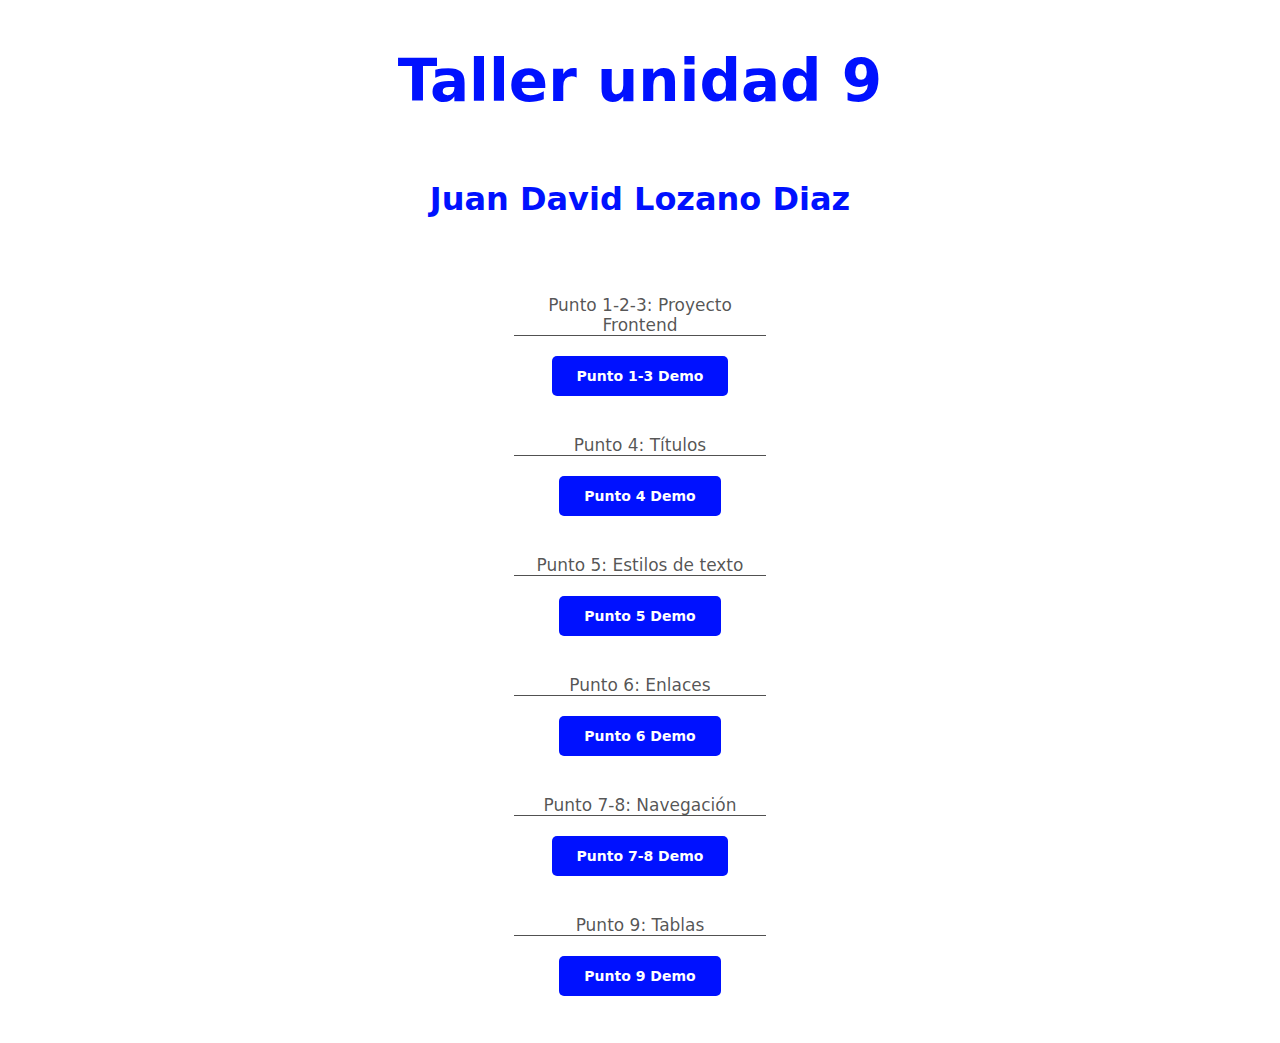
<file: index.html>
<!DOCTYPE html>
<html lang="en">

<head>
  <meta charset="UTF-8">
  <meta http-equiv="X-UA-Compatible" content="IE=edge">
  <meta name="viewport" content="width=device-width, initial-scale=1.0">
  <title>Taller 9 Menú</title>
  <link rel="stylesheet" href="./styles/styles.css">
</head>

<body>
  <div>
    <h1> Taller unidad 9</h1>
    <h2>Juan David Lozano Diaz</h2>
    <nav>
      <ul>
        <li>
          <p>
            Punto 1-2-3: Proyecto Frontend
          </p>
          <a href="./punto-1-3/index.html">
            Punto 1-3 Demo
          </a>
        </li>
        <li>
          <p>
            Punto 4: Títulos
          </p>
          <a href="./punto-4/index-4.html">
            Punto 4 Demo
          </a>
        </li>
        <li>
          <p>
            Punto 5: Estilos de texto
          </p>
          <a href="./punto-5/index-5.html">
            Punto 5 Demo
          </a>
        </li>
        <li>
          <p>
            Punto 6: Enlaces
          </p>
          <a href="./punto-6/index-6.html">
            Punto 6 Demo
          </a>
        </li>
        <li>
          <p>
            Punto 7-8: Navegación
          </p>
          <a href="./punto-7-8/index-7-8.html">
            Punto 7-8 Demo
          </a>
        </li>
        <li>
          <p>
            Punto 9: Tablas
          </p>
          <a href="./punto-9/index-9.html">
            Punto 9 Demo
          </a>
        </li>
      </ul>
    </nav>
  </div>
</body>

</html>
</file>
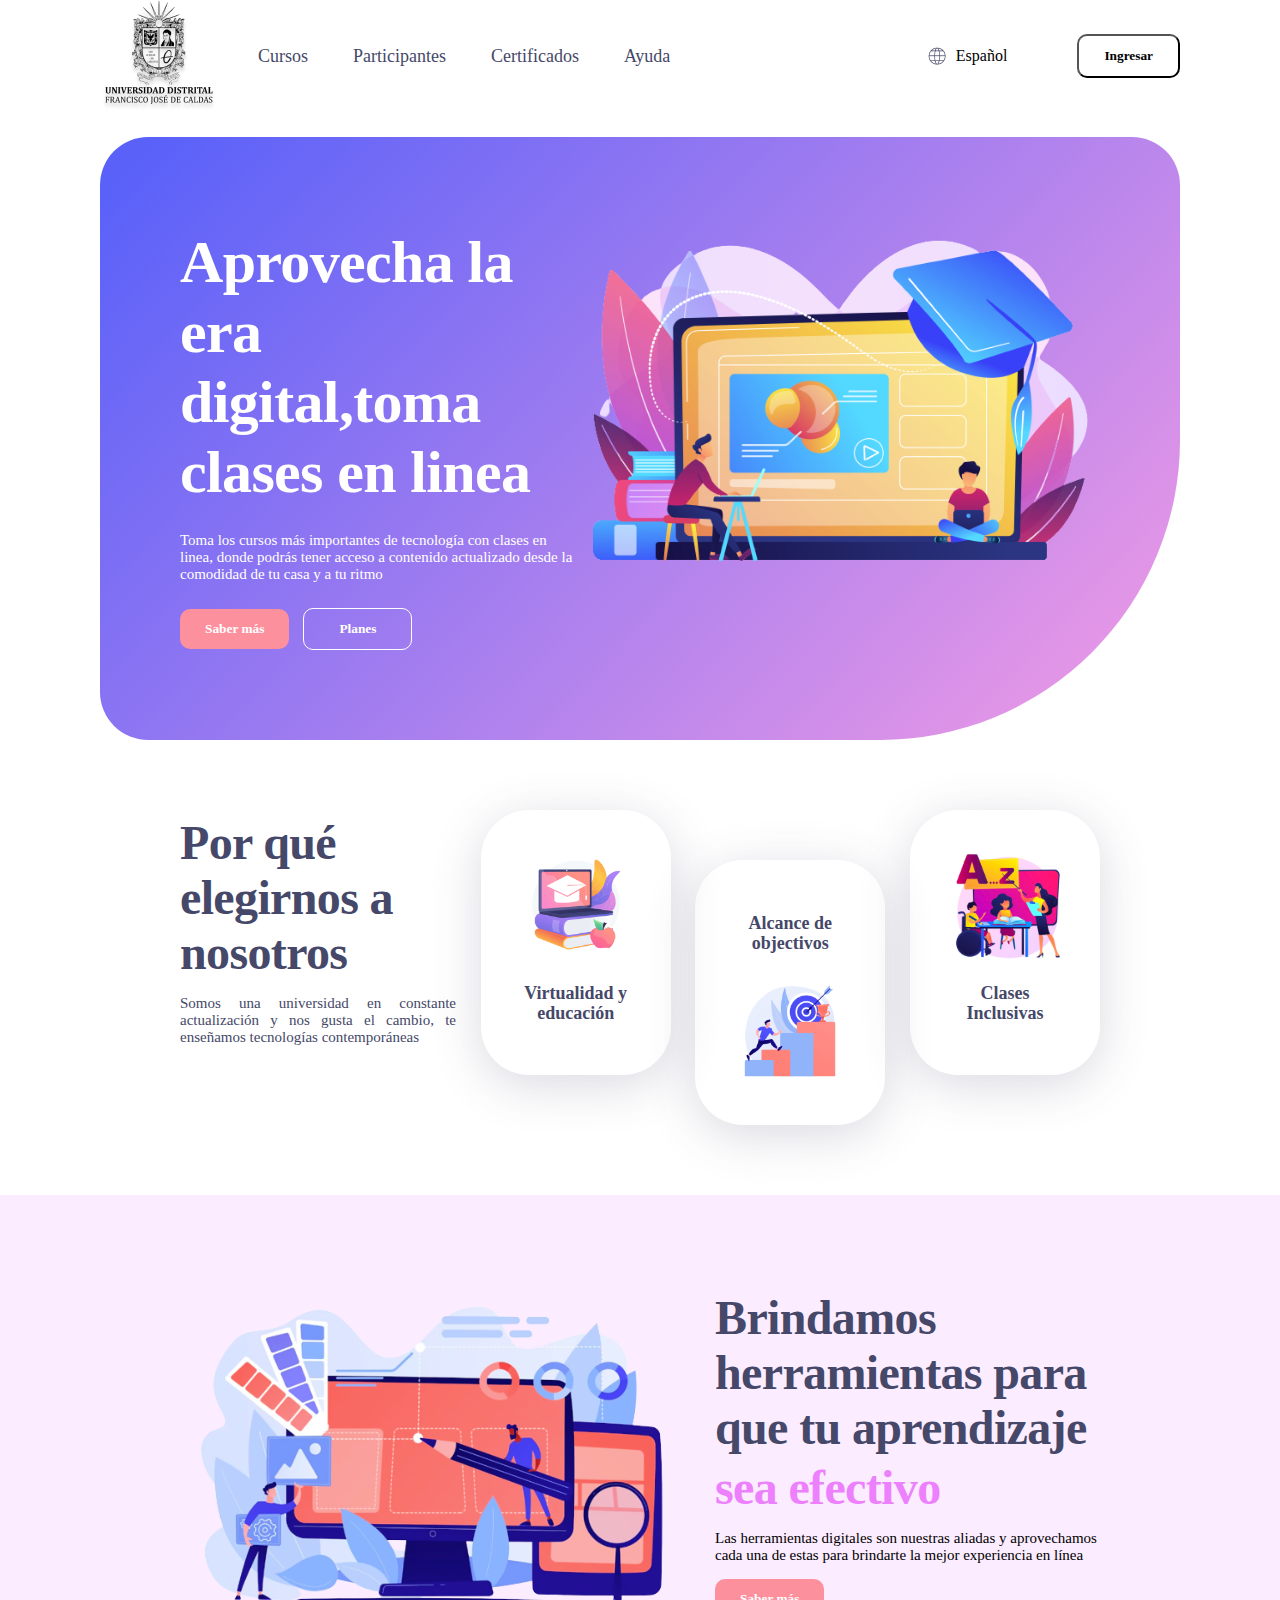
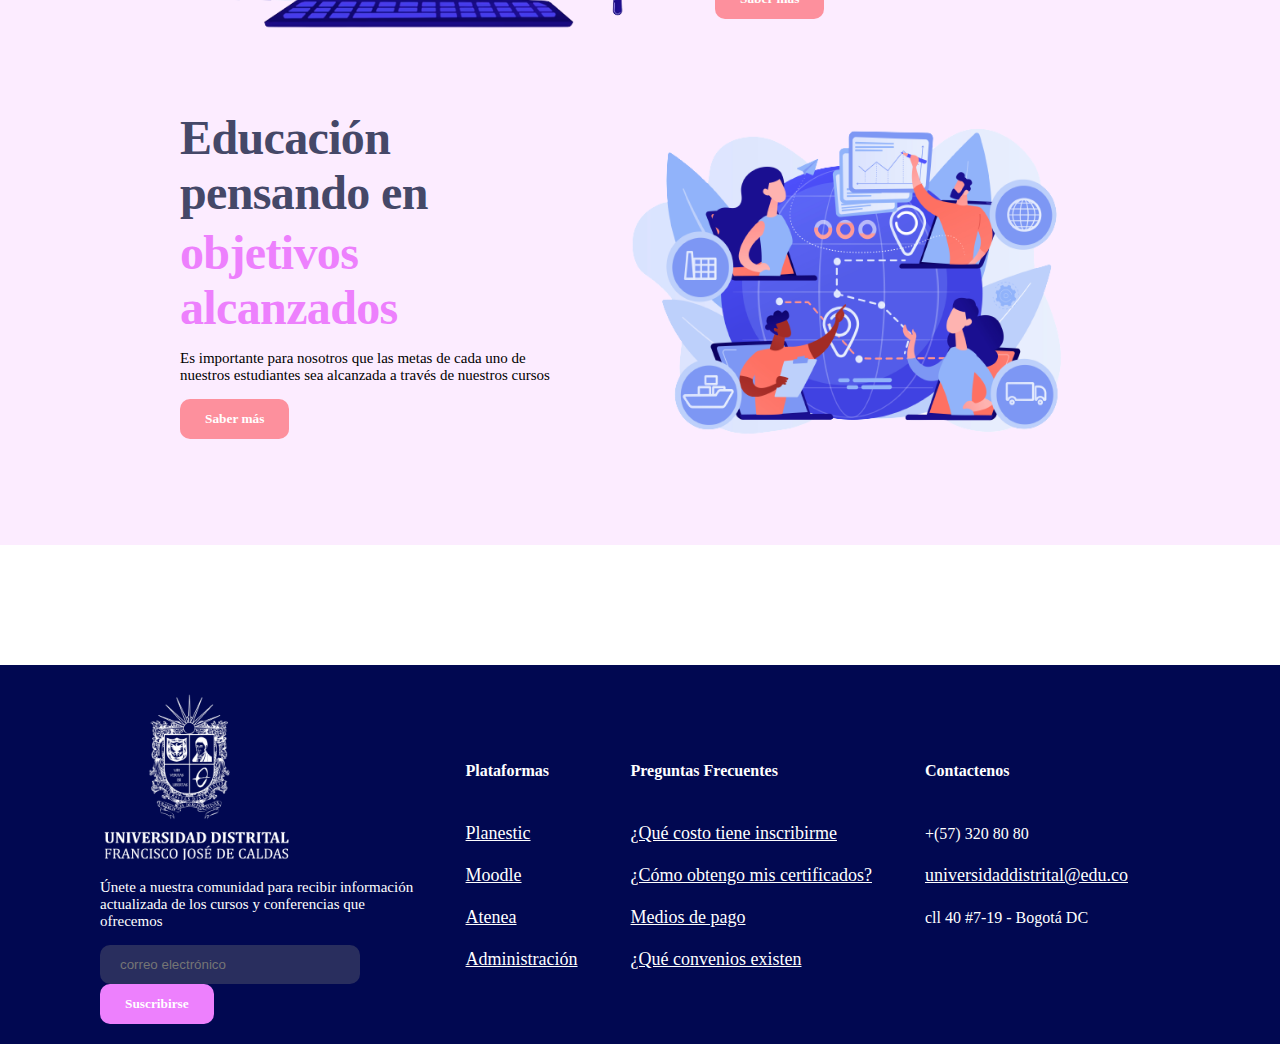
<file: punto-1-3/index.html>
<!DOCTYPE html>
<html lang="en">

<head>
    <meta charset="UTF-8">
    <meta name="viewport" content="width=device-width, initial-scale=1.0">
    <title>UD Atenea Cursos</title> 
    <link rel="stylesheet" href="https://indestructibletype.com/fonts/Jost.css">
    <link rel="stylesheet" href="./styles/global-styles.css">
    <link rel="stylesheet" href="./styles/header-styles.css">
    <link rel="stylesheet" href="./styles/banner-styles.css">
    <link rel="stylesheet" href="./styles/section-1-styles.css">
    <link rel="stylesheet" href="./styles/section-2-styles.css">
    <link rel="stylesheet" href="./styles/footer-styles.css">
</head>

<body>
    <header>
        <div class="header__navigation">
            <img src="./public/images/header-logo.png" alt="main-logo">
            <nav>
                <ul>
                    <li><a href="#banner">Cursos</a></li>
                    <li><a href="#section-1">Participantes</a></li>
                    <li><a href="#section-2">Certificados</a></li>
                    <li><a href="#footer">Ayuda</a></li>
                </ul>
            </nav>
        </div>
        <div class="header__settings">
            <div>
                <img src="./public/images/header-world.png" alt="">
                <span>Español</span>
            </div>
            <button>Ingresar</button>
        </div>
    </header>
    <main>
        <section id="banner">
            <div>
                <div>
                    <h1>Aprovecha la era digital,toma clases en linea</h1>
                    <p>
                        Toma los cursos más importantes de tecnología con clases en linea, donde podrás tener acceso a
                        contenido actualizado desde la comodidad de tu casa y a tu ritmo
                    </p>
                </div>
                <div>
                    <button class="button--orange">Saber más</button>
                    <button class="button--white">Planes</button>
                </div>
            </div>
            <img src="./public/images/banner-online.png" alt="online-education" width="550px" height="350px">
        </section>
        <section id="section-1">
            <div class="section-1__info">
                <h2>Por qué elegirnos a nosotros</h2>
                <p>
                    Somos una universidad en constante actualización y 
                    nos gusta el cambio, te enseñamos tecnologías contemporáneas
                </p>
            </div>
            <div class="section-1__card">
                <img src="./public/images/section1-education.png" alt="education" width="120px" height="120px">
                <h3>Virtualidad y educación</h3>
            </div>
            <div class="section-1__card section-1__card-down">
                <h3>Alcance de objectivos</h3>
                <img src="./public/images/section1-goals.png" alt="goals" width="120px" height="120px">
            </div>
            <div class="section-1__card">
                <img src="./public/images/section1-teach.png" alt="teach" width="120px" height="120px">
                <h3>Clases Inclusivas</h3>
            </div>
        </section>
        <section id="section-2">
            <div class="section-2__info">
                <img src="./public/images/section2-tools.png" alt="tools" width="500px" height="350px">
                <div>
                    <h2>Brindamos herramientas para que tu aprendizaje</h2>
                    <h2 class="section-2__sub-pink">sea efectivo</h2>
                    <p>
                        Las herramientas digitales son nuestras aliadas y 
                        aprovechamos cada una de estas para brindarte la 
                        mejor experiencia en línea
                    </p>
                    <button class="button--orange">Saber más</button>
                </div>
            </div>
            <div class="section-2__info">
            <div>
                <h2>Educación pensando en</h2>
                <h2 class="section-2__sub-pink">objetivos alcanzados</h2>
                <p>
                    Es importante para nosotros que las metas de cada uno de 
                    nuestros estudiantes sea alcanzada a través de nuestros cursos
                </p>
                <button class="button--orange">Saber más</button>
            </div>
                <img src="./public/images/section2-goals.png" alt="goals" width="500px" height="350px">
            </div>
        </section>
    </main>
    <footer id="footer">
        <div class="footer__info">
            <img src="./public/images/footer-logo.png" alt="footer-logo" width="200px" height="175px">
            <div>
                <p>
                    Únete a nuestra comunidad para recibir información 
                    actualizada de los cursos y conferencias que ofrecemos
                </p>
                <form method="post">
                    <input id="email" type="email" name="user_name" placeholder="correo electrónico">
                    <button class="button--pink">Suscribirse</button>
                </form>
            </div>
        </div>
        <div>
            <table>
                <tr>
                    <th>Plataformas</th>
                    <th>Preguntas Frecuentes</th>
                    <th>Contactenos</th>
                </tr>
                <tr>
                    <td><a href="">Planestic</a></td>
                    <td><a href="">¿Qué costo tiene inscribirme</a></td>
                    <td>+(57) 320 80 80</td>
                </tr>
                <tr>
                    <td><a href="">Moodle</a></td>
                    <td><a href="">¿Cómo obtengo mis certificados?</a></td>
                    <td><a href="">universidaddistrital@edu.co</a></td>
                </tr>
                <tr>
                    <td><a href="">Atenea</a></td>
                    <td><a href="">Medios de pago</a></td>
                    <td>cll 40 #7-19 - Bogotá DC</td>
                </tr>
                <tr>
                    <td><a href="">Administración</a></td>
                    <td><a href="">¿Qué convenios existen</a></td>
                </tr>
            </table>
        </div>
    </footer>
</body>

</html>
</file>
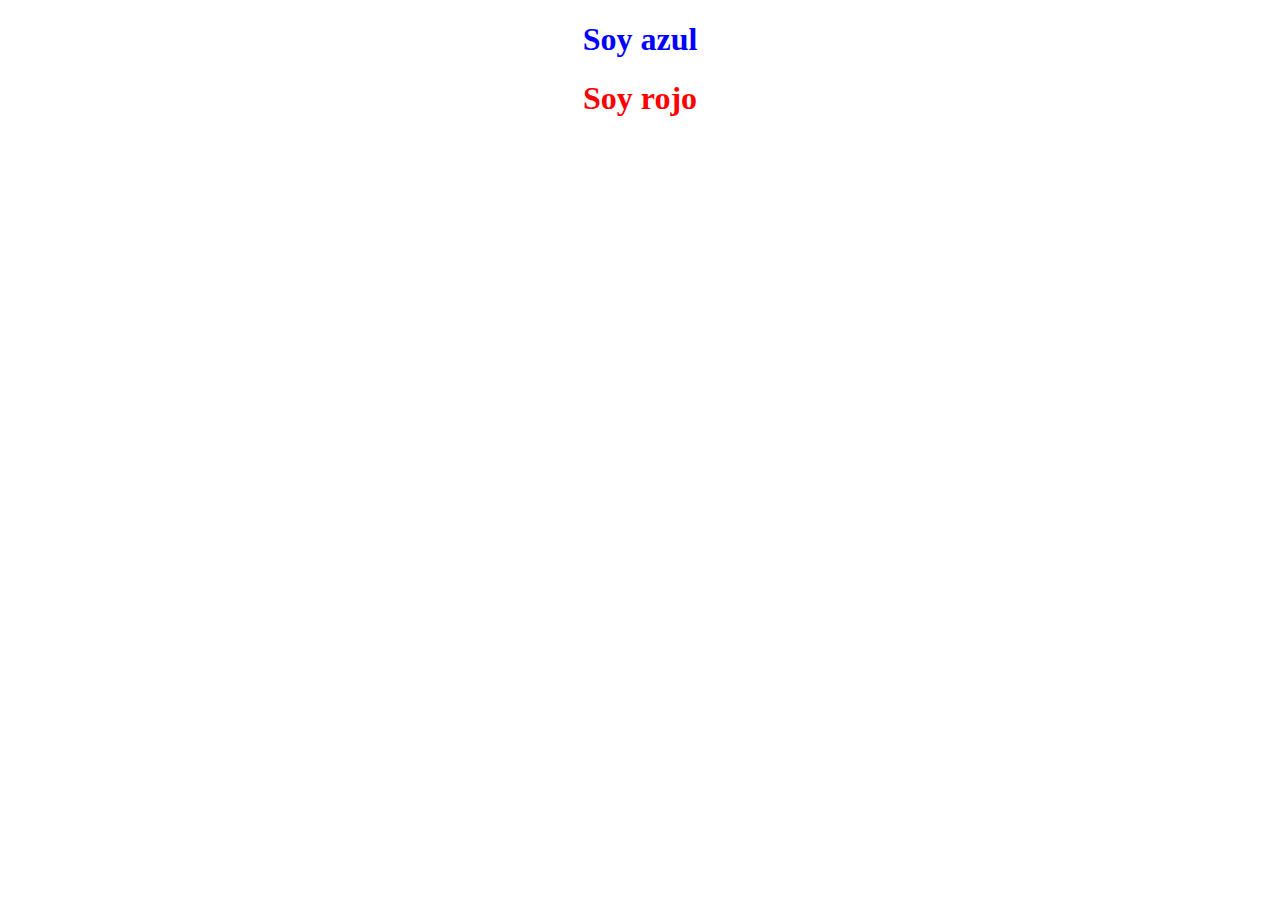
<file: punto-4/index-4.html>
<!DOCTYPE html>
<html lang="en">
<head>
    <meta charset="UTF-8">
    <meta name="viewport" content="width=device-width, initial-scale=1.0">
    <title>UD Atenea Cursos</title>
    <link rel="stylesheet" href="./styles/punto-4-styles.css">
</head>
<body>
    <h1 id="text-1">Soy azul</h1>
    <h1 class="text-2">Soy rojo</h1>
</body>
</html>
</file>
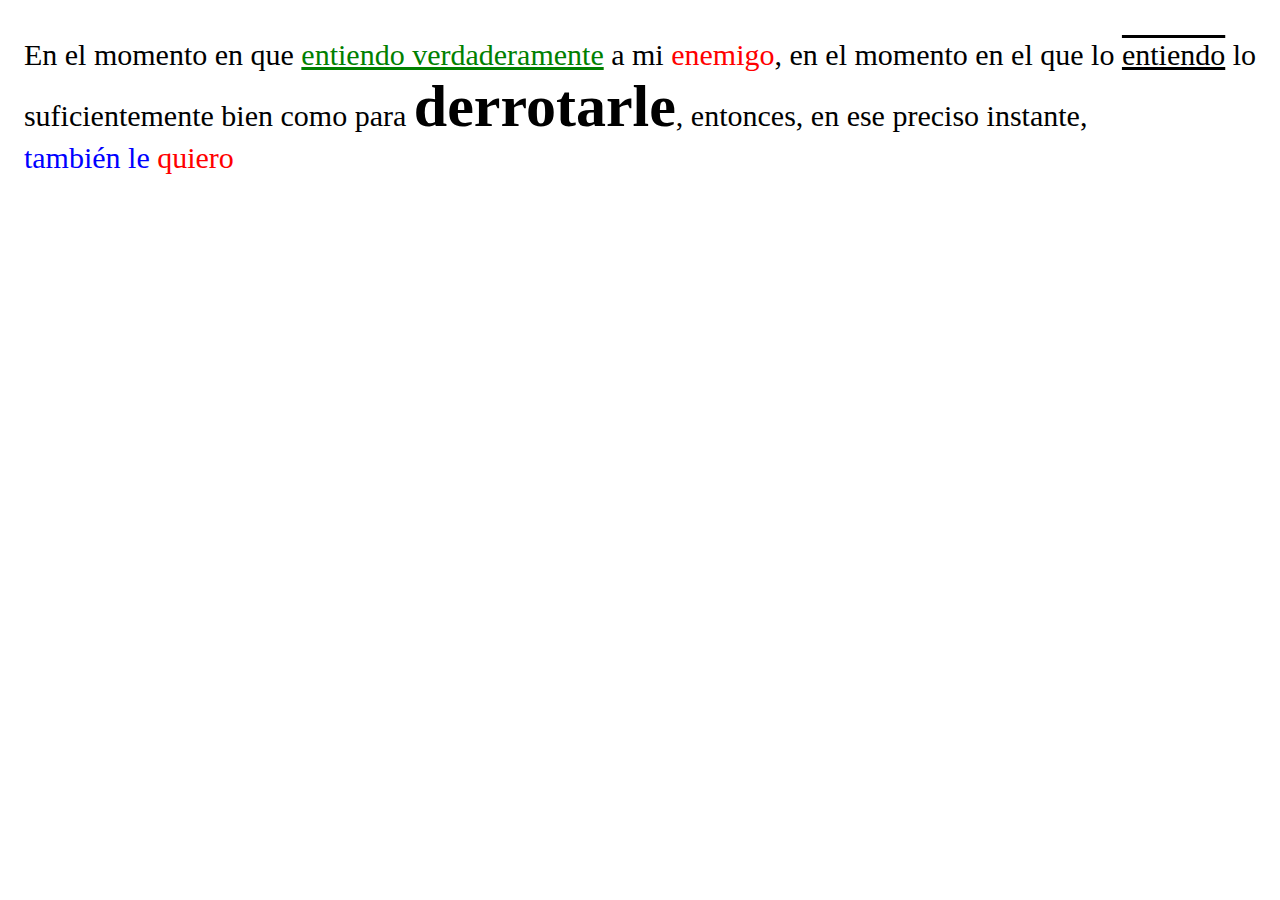
<file: punto-5/index-5.html>
<!DOCTYPE html>
<html lang="en">

<head>
    <meta charset="UTF-8">
    <meta name="viewport" content="width=device-width, initial-scale=1.0">
    <title>UD Atenea Cursos</title>
    <link rel="stylesheet" href="./styles/punto-5-styles.css">
</head>

<body>
    <div class="c-1">
        <p>
            En el momento en que <u id="p-1">entiendo verdaderamente</u> a mi <span class="p-2">enemigo</span>, en el
            momento en el que lo <span class="p-3">entiendo</span> lo <br>
            suficientemente bien como para <b class="p-4">derrotarle</b>, entonces, en ese preciso instante,<br>
            <span class="p-5">también le</span> <span class="p-6">quiero</span>
        </p>
    </div>
</body>

</html>
</file>
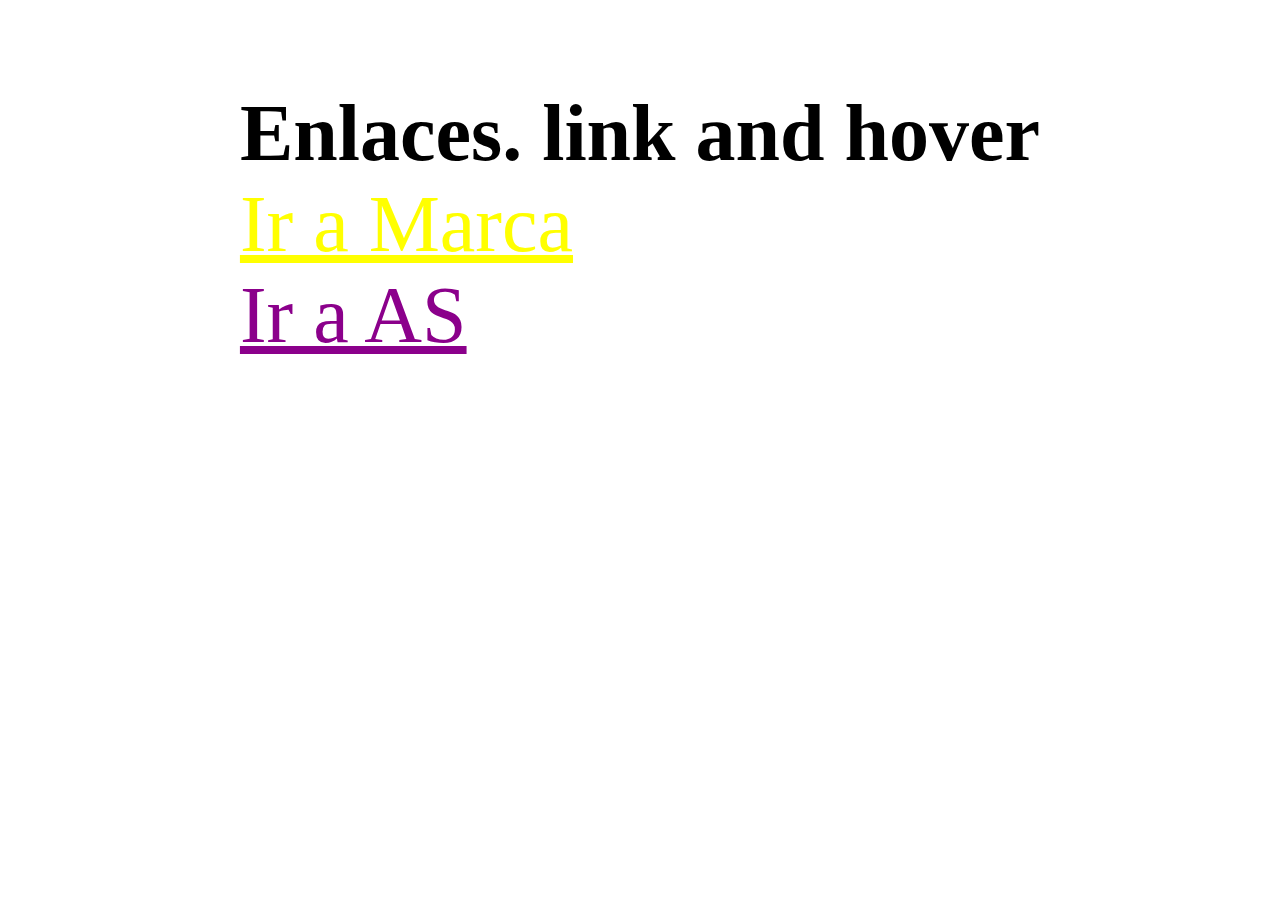
<file: punto-6/index-6.html>
<!DOCTYPE html>
<html lang="en">

<head>
    <meta charset="UTF-8">
    <meta name="viewport" content="width=device-width, initial-scale=1.0">
    <title>UD Atenea Cursos</title>
    <link rel="stylesheet" href="./styles/punto-6-styles.css">
</head>

<body>
    <div class="c-1">
        <p>
        <b>Enlaces. link and hover</b> <br>
        <a href="#" class="p-1">Ir a Marca</a> <br>
        <a href="#" class="p-2">Ir a AS</a>
    </p>
    </div>
</body>

</html>
</file>
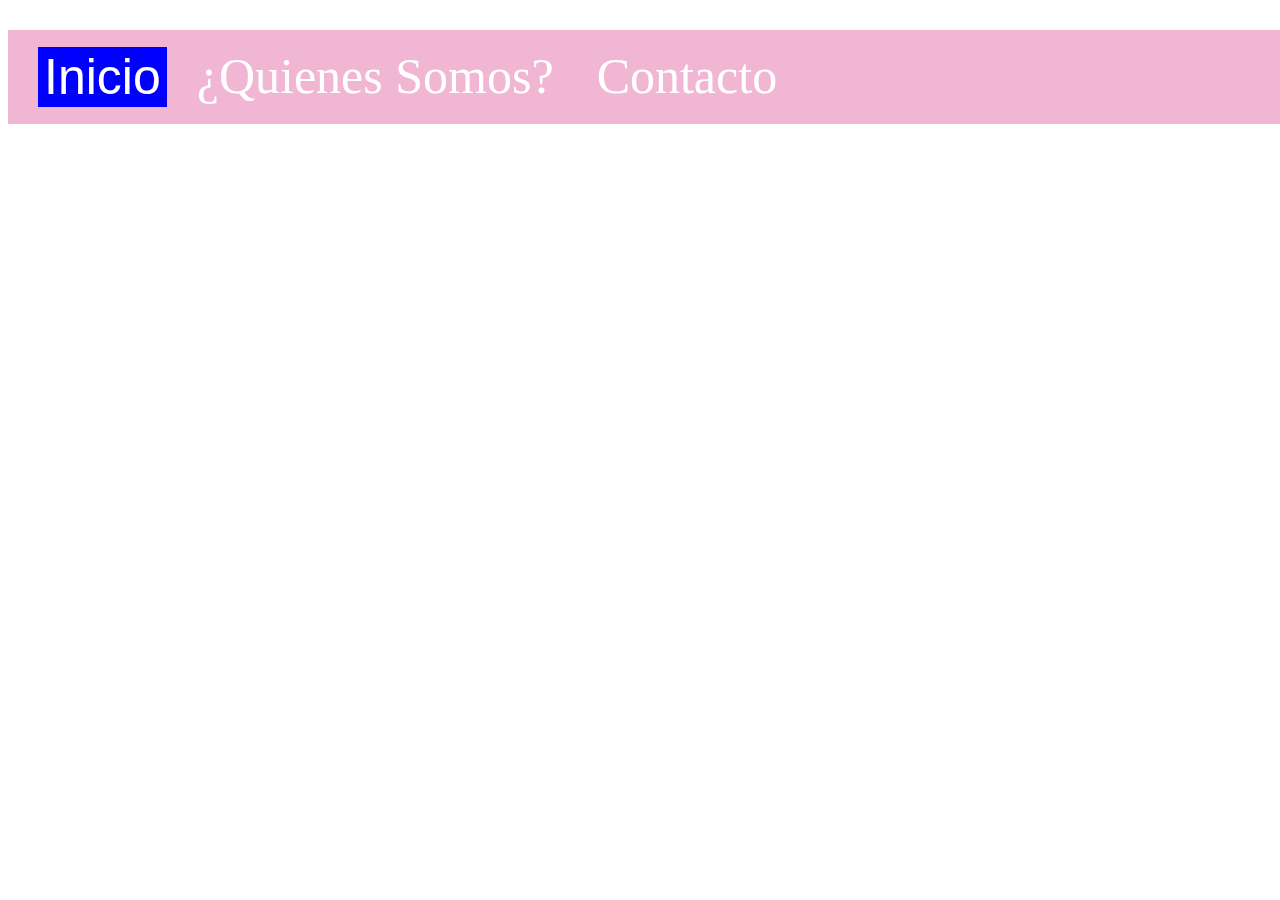
<file: punto-7-8/index-7-8.html>
<!DOCTYPE html>
<html lang="en">

<head>
    <meta charset="UTF-8">
    <meta name="viewport" content="width=device-width, initial-scale=1.0">
    <title>UD Atenea Cursos</title>
    <link rel="stylesheet" href="./styles/punto-7-8-style.css">
</head>

<body>
    <div class="f-1">
        <button class="b-1"><a href="#" class="p-1">Inicio</a></button>
        <a href="#" class="p-2">¿Quienes Somos?</a>
        <a href="#" class="p-3">Contacto</a>
    </div>
</body>

</html>
</file>
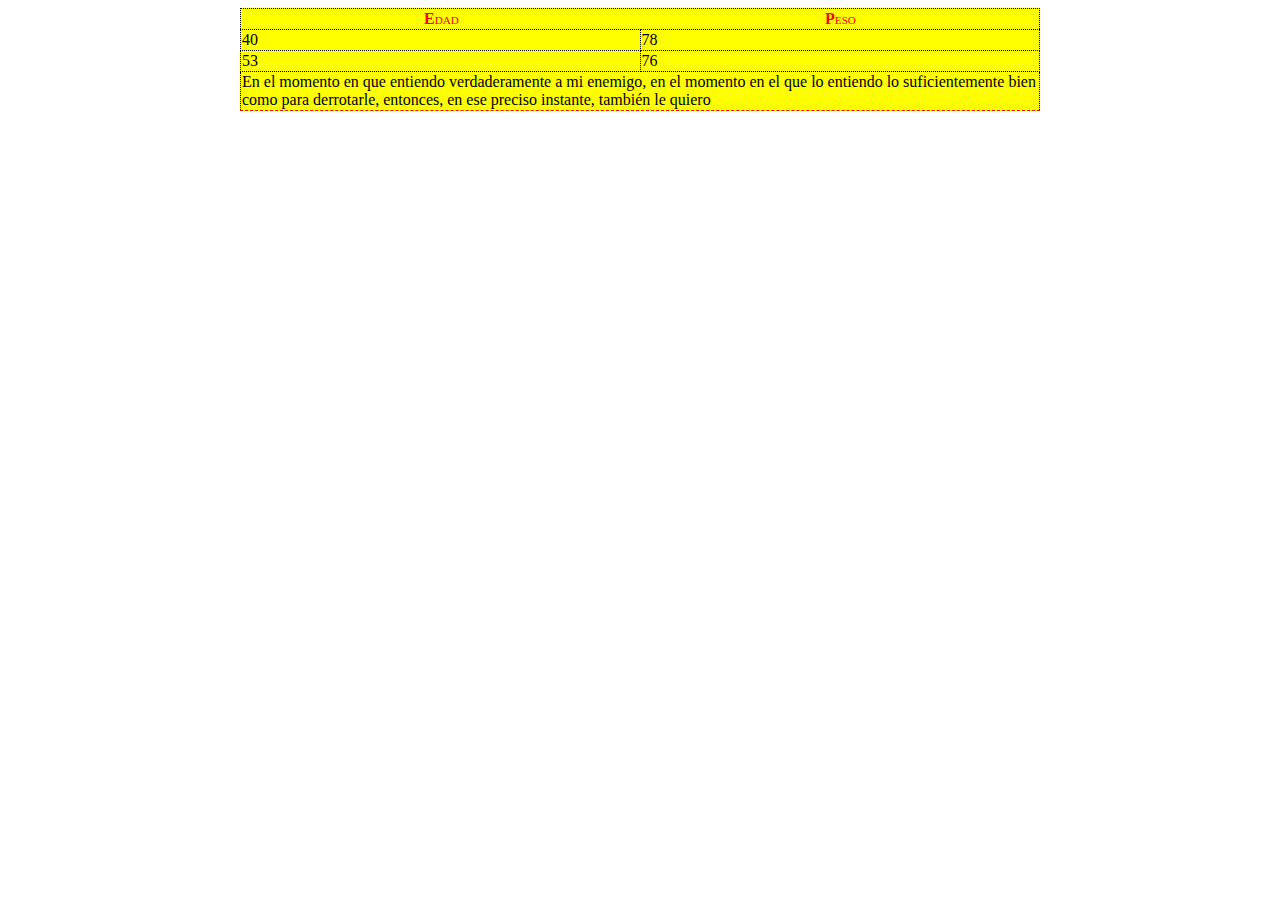
<file: punto-9/index-9.html>
<!DOCTYPE html>
<html lang="en">

<head>
    <meta charset="UTF-8">
    <meta name="viewport" content="width=device-width, initial-scale=1.0">
    <title>UD Atenea Cursos</title>
    <link rel="stylesheet" href="./styles/punto-9-styles.css">
</head>

<body>
    <table class="c-1">
        <tr class="l-1">
            <td><b>E</b><span>DAD</span></td>
            <td><b>P</b><span>ESO</span></td>
        </tr>
    </table>
    <table class="c-2">
        <tr>
            <td class="l-2-3">40</td>
            <td class="l-2-3">78</td>
        </tr>
        <tr>
            <td class="l-2-3">53</td>
            <td class="l-2-3">76</td>
        </tr>
    </table>
    <table class="c-3">
        <tr>
            <td class="l-4">En el momento en que entiendo verdaderamente a mi enemigo, en el momento en el que lo
                entiendo lo
                suficientemente bien <br>como para derrotarle, entonces, en ese preciso instante,
                también le quiero</td>
        </tr>
    </table>
</body>

</html>
</file>
<file: styles/styles.css>
body {
  text-align: center;
  color: #000000b5;
  font-family: system-ui, -apple-system;
}

body,
div {
  display: flex;
  justify-content: center;
  align-items: center;
}

div {
  flex-direction: column;
  width: 50%;
  height: 50%;
  text-align: center;
}

h1 {
  font-size: 58px;
  color: #0011ff;
}

h2 {
  font-size: 32px;
  color: #0011ff;
}

nav {
  width: 40%;
}

ul {
  padding: 0;
  text-align: center;
  list-style: none;
}

li {
  margin: 50px 0;
}

p {
  margin: 40px 0 30px;
  color: #000000ae;
  font-size: 17px;
  border-bottom: 1px solid;
}

a {
  padding: 12px 25px;
  color: #ffffff;
  background-color: #0011ff;
  border: none;
  border-radius: 5px;
  font-family: system-ui, -apple-system;
  font-size: 14px;
  font-weight: bold;
  text-decoration: none;
  cursor: pointer;
}

a:hover {
  background-color: #e2e2e2;
  color: #0011ff;
}
</file>
<file: punto-1-3/styles/global-styles.css>
body{
    margin: 0px;
}
a{
    font-family: 'Jost';
    font-size: 18px;
}
button{
    padding: 12px 25px;
    font-family: 'Jost';
    font-weight: bold;
    border-radius: 10px;
    cursor: pointer;
}
.button--orange{
    margin-right: 10px;
    background-color: #FD909D;
    color: #fff;
    border: none;
}
p{
    font-family: 'Jost';
    font-size: 15px;
    font-weight: 300;
}

h2{
    margin: 5px 0px;
    color: #454868;
    font-family: 'Jost';
    font-size: 48px;
    line-height: 55px;
    letter-spacing: -0.64px;
}
</file>
<file: punto-1-3/styles/header-styles.css>
header{
    display: flex;
    justify-content: space-between;
    margin: 0px 100px;
}
.header__navigation{
    display: flex;
    align-items: center;
}
.header__navigation nav ul{
    display: flex;
    gap: 45px;
    list-style: none;
}
.header__navigation nav ul li a{
    text-decoration: none;
    color: #454868;
}
.header__settings{
    display: flex;
    align-items: center;
    gap: 70px;
}
.header__settings div{
    display: flex;
    align-items: center;
    gap: 10px;
    font-family: 'Jost';
    font-size: 16px;
    font-weight: 400;
}

.header__settings button{
    background-color: transparent;
    border-radius: 1px solid #45486854;
}
</file>
<file: punto-1-3/styles/banner-styles.css>
#banner{
    display: flex;
    margin: 25px 100px;
    padding: 90px 80px;
    background: linear-gradient(313.18deg, #EE9AE5 3.28%, #5961F9 97.04%);
    border-radius: 48px 48px 300px 48px;
}
h1{
    margin: 0px;
    color: #fff;
    font-family: 'Jost';
    font-size: 60px;
    font-weight: 600;
    line-height: 70px;
    letter-spacing: -0.64px;
}
#banner p{
    margin: 25px 0px;
    color: #fff;
}

.button--white{
    padding: 12px 35px;
    background-color: transparent;
    color: white;
    border: 1px solid #FFF;
}
</file>
<file: punto-1-3/styles/section-1-styles.css>
#section-1{
    display: flex;
    justify-content: space-between;
    margin: 50px 100px;
    padding: 20px 80px;
}

.section-1__info{
    width: 30%;
}
.section-1__info p{
    color: #454868;
    text-align: justify;
}
.section-1__card{
    display: flex;
    flex-direction: column;
    align-items: center;
    justify-content: space-between;
    width: min-content;

    height: 195px;
    padding: 35px;
    border-radius: 48px;
    box-shadow: 0px 10px 50px #45486833;
}
.section-1__card-down{
    margin-top: 50px;
}
.section-1__card h3{
    font-family: 'Jost';
    font-size: 18px;
    color: #454868;
    line-height: 20px;
    letter-spacing: -0,64px;
    text-align: center;
}
</file>
<file: punto-1-3/styles/section-2-styles.css>
#section-2{
    padding: 20px 180px;
    background: #ED80FD26;
}
.section-2__info{
    display: flex;
    gap: 35px;
    margin: 70px 0px;
}
.section-2__sub-pink{
    color: #ED80FD;
}
</file>
<file: punto-1-3/styles/footer-styles.css>
#footer{
    display: flex;
    justify-content: space-between;
    align-items: center;

    margin-top: 120px;
    padding: 20px 100px;
    background-color: #010851;
    color: #fff;
}
.footer__info{
    width: 30%;
}

input{
    width: 220px;
    padding: 12px 20px;
    margin-right: -15px;
    border: none;
    border-radius: 10px;
    background-color: #45486899;
}
.button--pink{
    background-color: #ED80FD;
    color: #fff;
    border: none;
}
table{
    font-family: 'Jost';
    text-align: left;
}
tr{
    height: 40px;
}
th{
    height: 80px;
}
td{
    padding-right: 50px;
}
td a{
    color: #fff;
}
</file>
<file: punto-4/styles/punto-4-styles.css>
#text-1{
    color: blue;
    text-align: center;
}

.text-2{
    color: red;
    text-align: center;
}
</file>
<file: punto-5/styles/punto-5-styles.css>
#p-1{
    color: green;
}

.p-2{
    color: red;
}

.p-3{
    text-decoration: overline underline;
}

.p-4{
    font-size: 60px;
}

.p-5{
    color: blue;
}

.p-6{
    color: red;
}

.c-1{
    display: flex;
    justify-content: center;
}

p{
    font-size: 30px;
}
</file>
<file: punto-6/styles/punto-6-styles.css>
.p-1{
    color: yellow;
}

.p-2{
    color: darkmagenta;
}

.c-1{
    display: flex;
    justify-content: center;
}
p{
    font-size: 80px;
}
</file>
<file: punto-7-8/styles/punto-7-8-style.css>
.b-1{
    background-color: blue;
    color: #fff;
    border: none;
}

.p-1{
    text-decoration: none;
    color: #fff;
    font-size: 50px;
    
}

.p-2{
    text-decoration: none;
    color: #fff;
    margin-left: 30px;
    margin-right: 43px;
    font-size: 50px;
}

.p-3{
    text-decoration: none;
    color: #fff;
    font-size: 50px;
    margin-right: 500px;
}

.f-1{
    display: flex;
    justify-content: center;

    margin: auto;
    margin-top: 30px;
    padding: 17px 30px;
    background-color: rgb(240, 182, 211);
    color: #fff;
    text-align: center;
    width: max-content;
}
</file>
<file: punto-9/styles/punto-9-styles.css>
table{
    border-collapse: collapse;
    background-color: yellow;
    margin: auto;
}

.l-1{
    color: red;
    display: flex;
    justify-content: space-around;
    border-top: 1px dotted black;
    border-left: 1px dotted black;
    border-right: 1px dotted black;
}

.l-2-3{
    border: 1px dotted black;
    
}

.l-4{
    border-bottom: 1px dashed red;
    border-left: 1px dotted black;
    border-right: 1px dotted black;
}

.c-1{
    max-width: 50rem;
    min-width: 50rem;
}

.c-2{
    max-width: 50rem;
    min-width: 50rem;
}

.c-3{
    max-width: 50rem;
    min-width: 50rem;
}

span{
    font-size: 70%;
}
</file>
